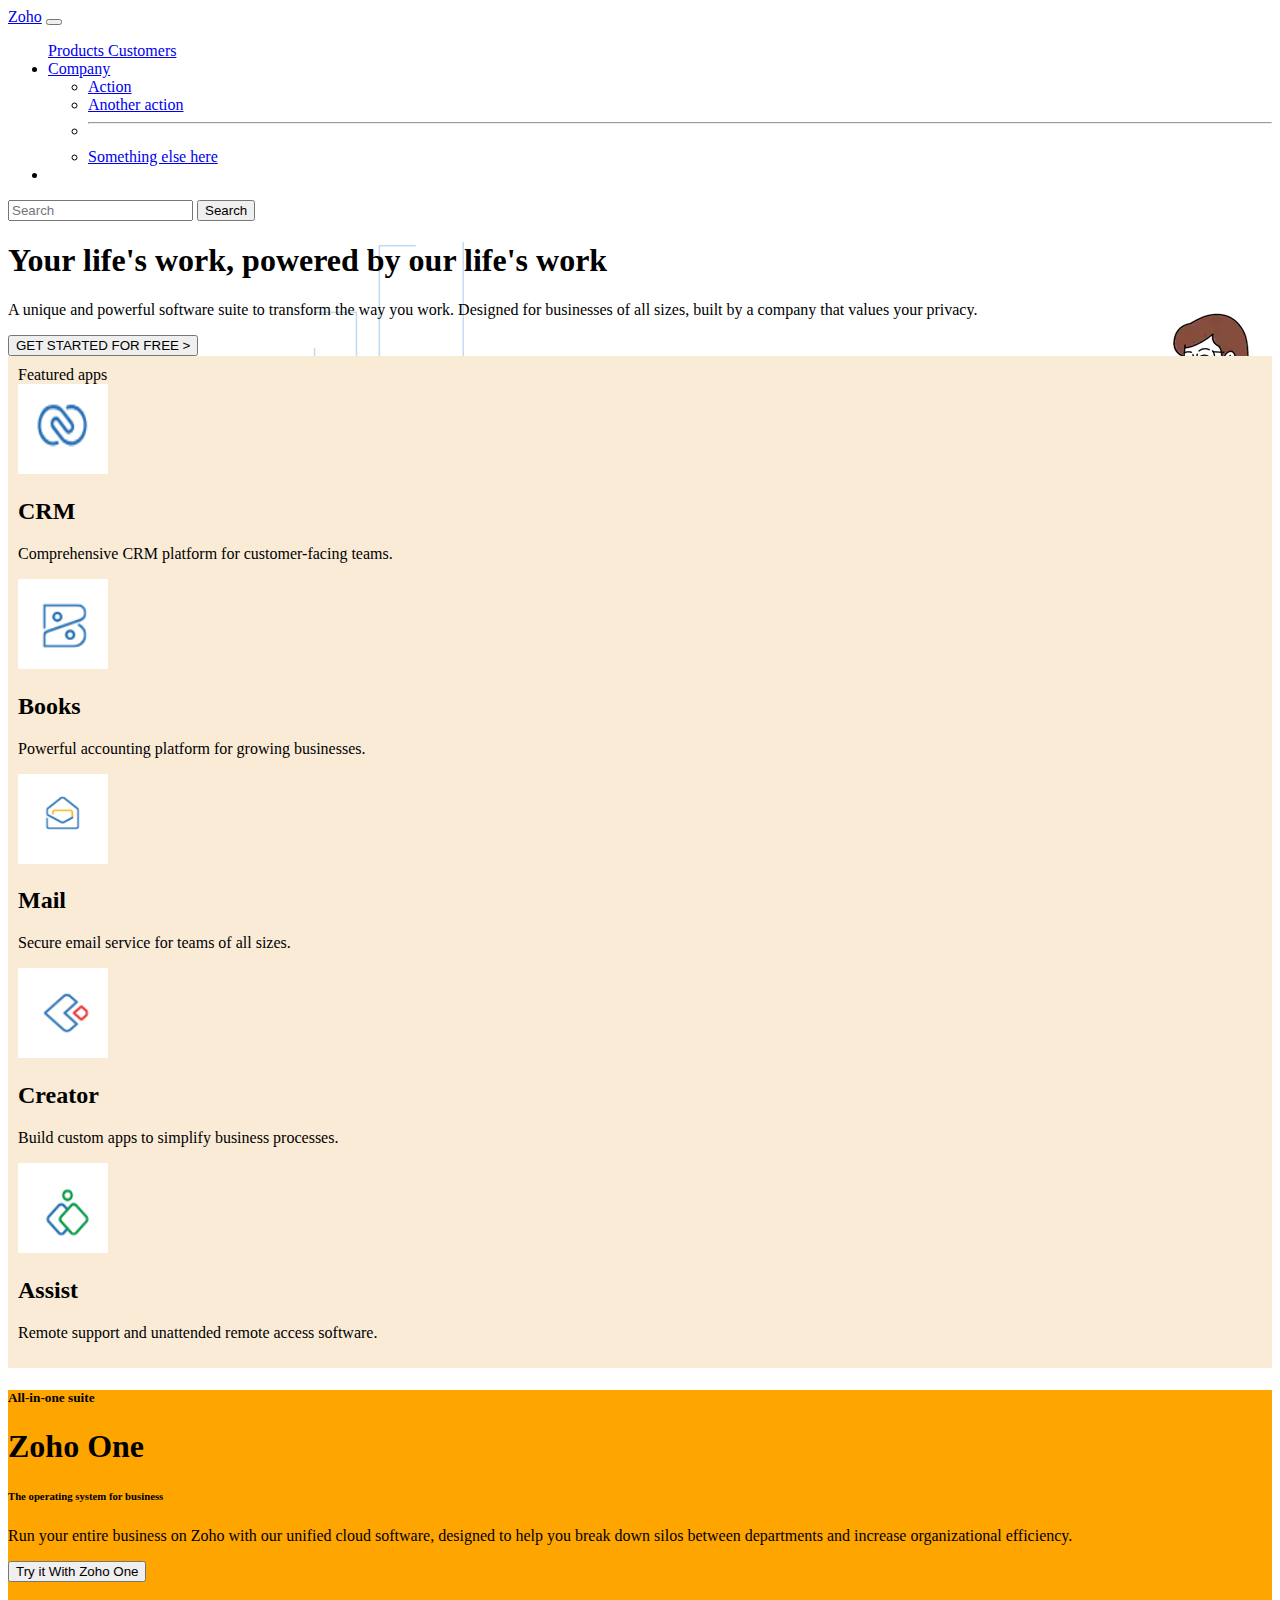
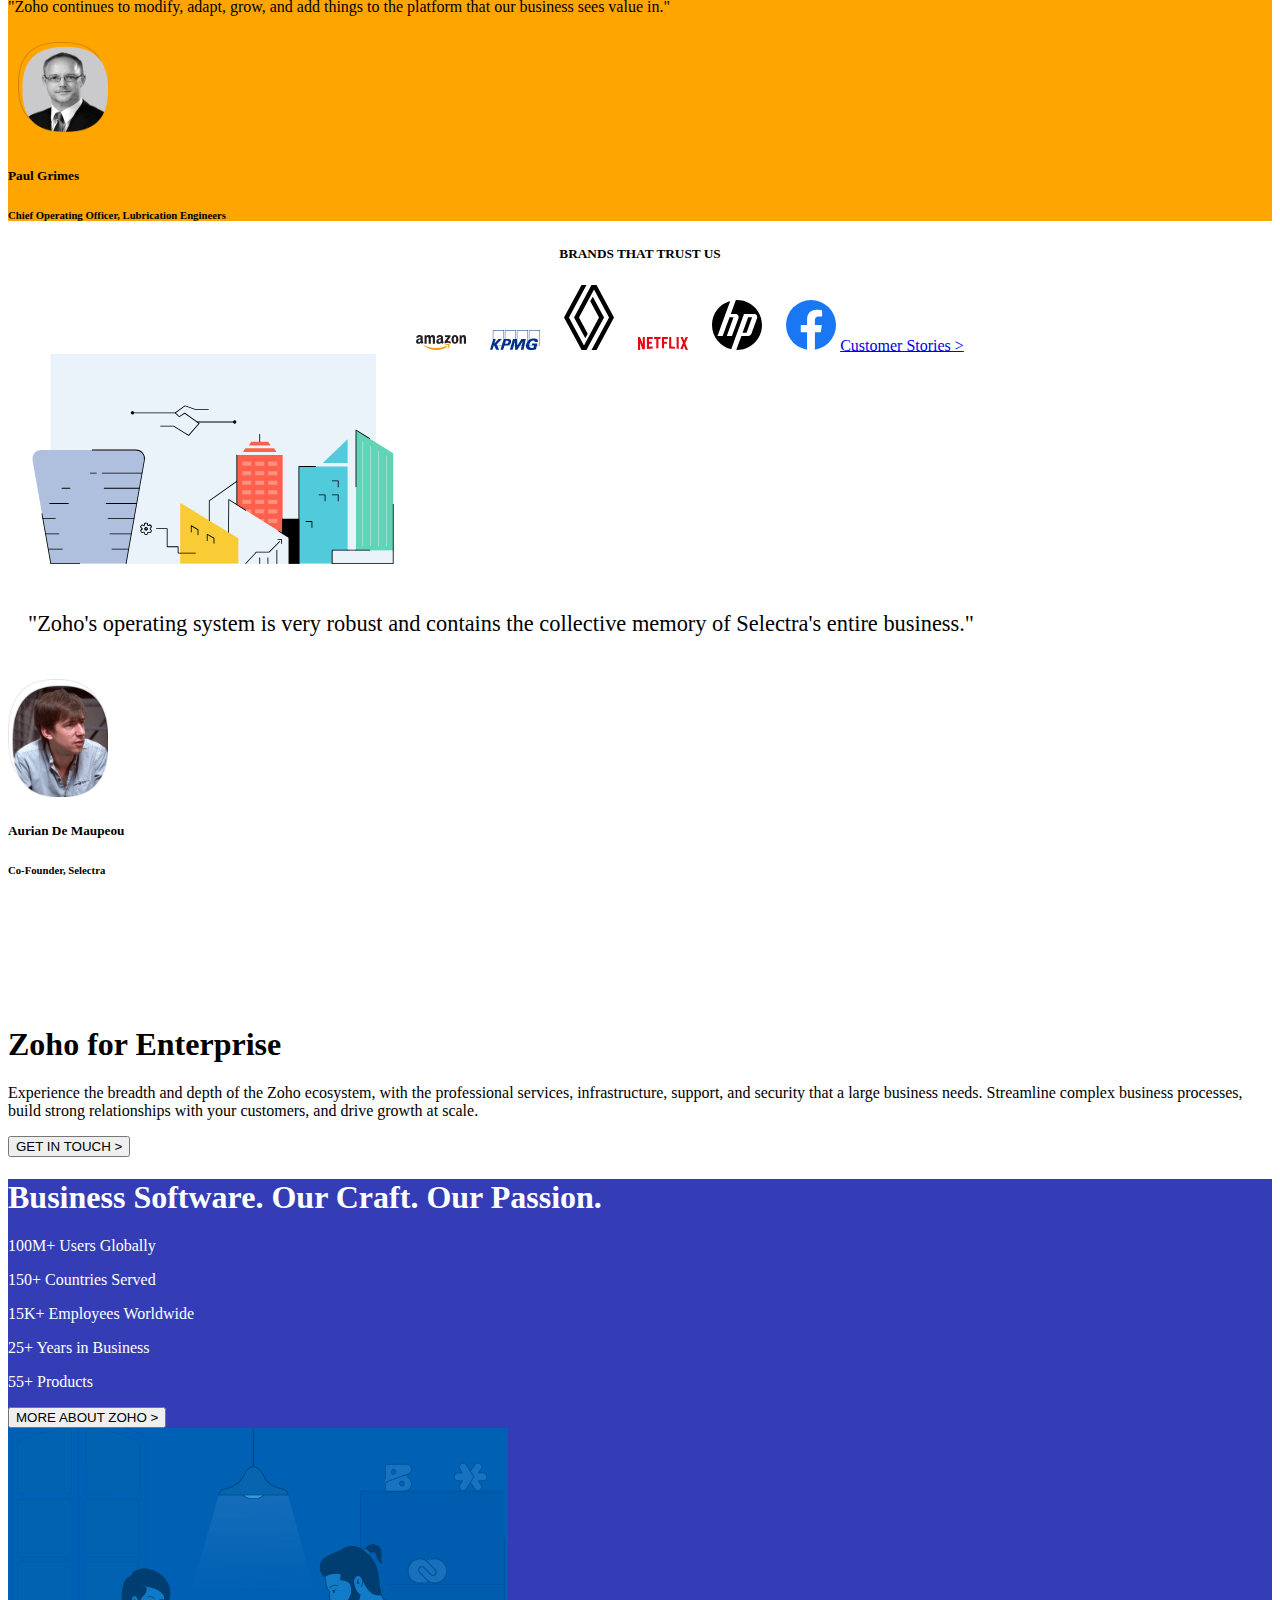
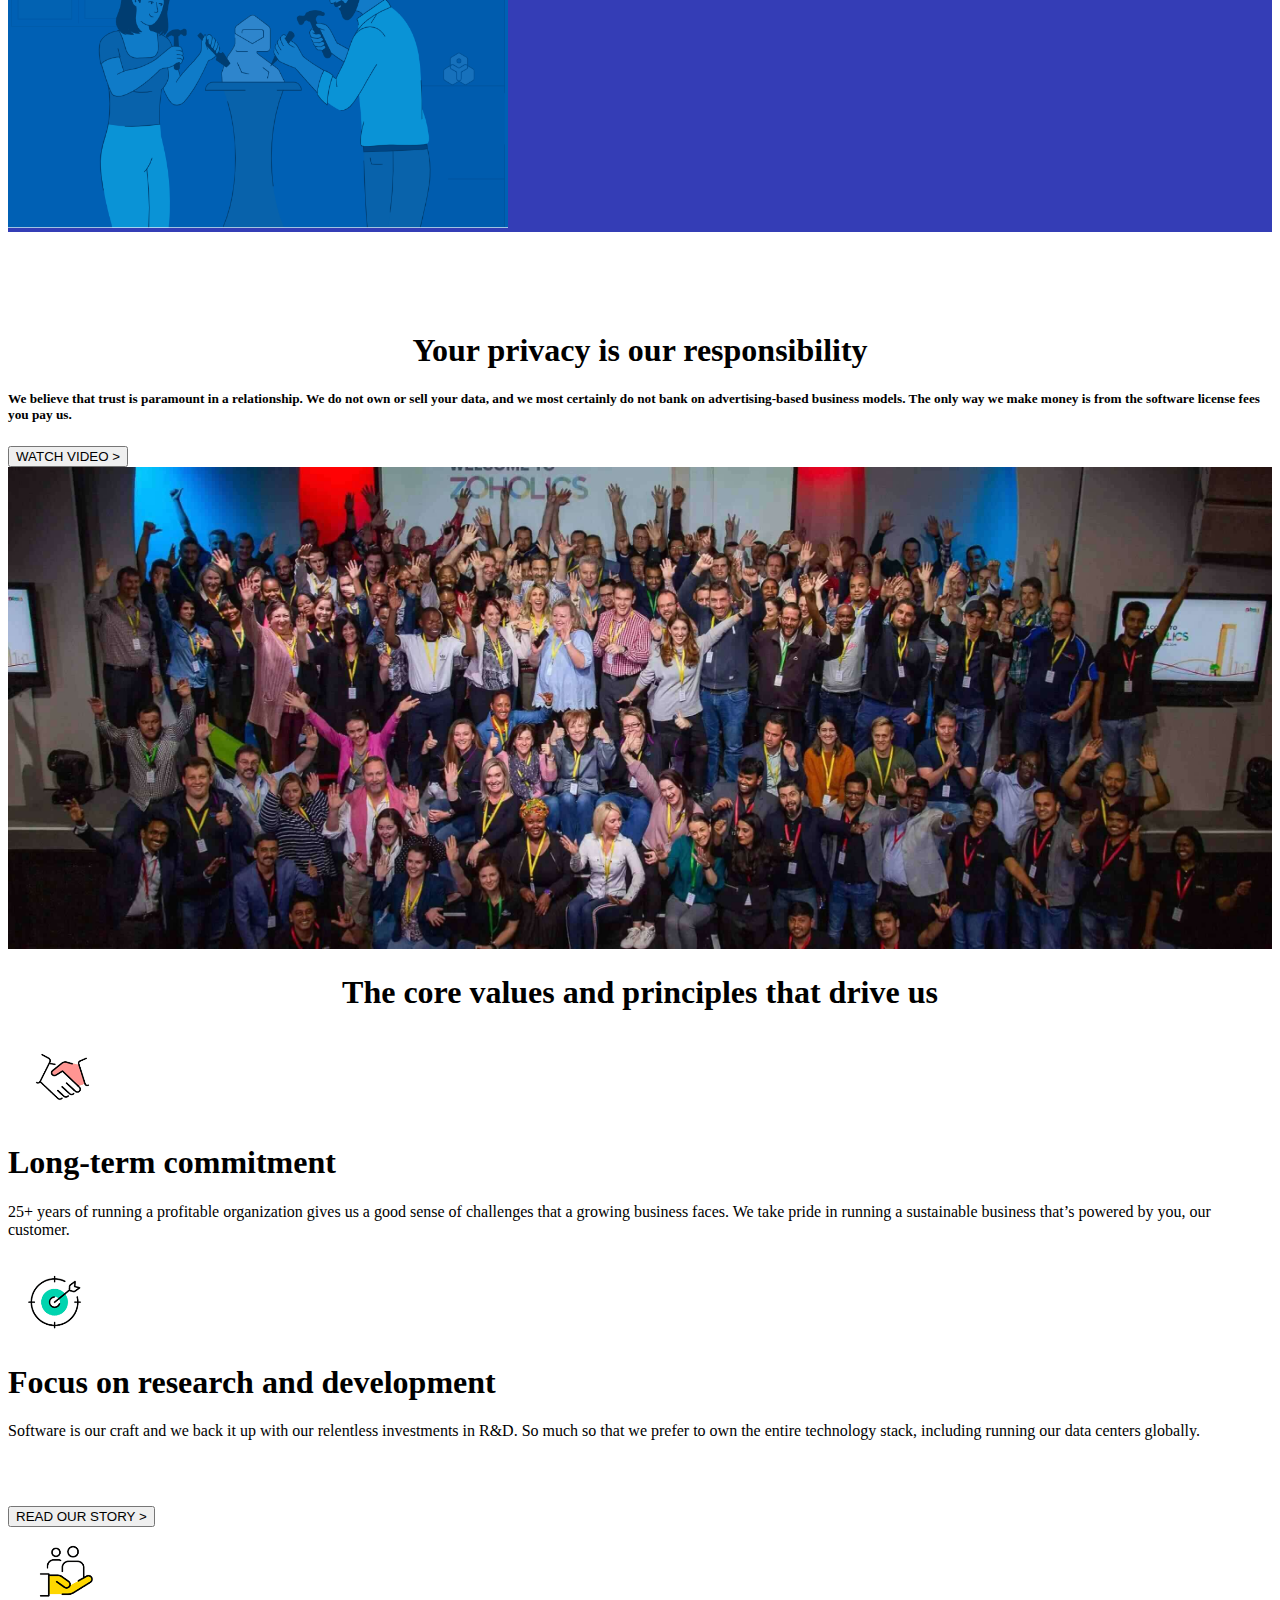
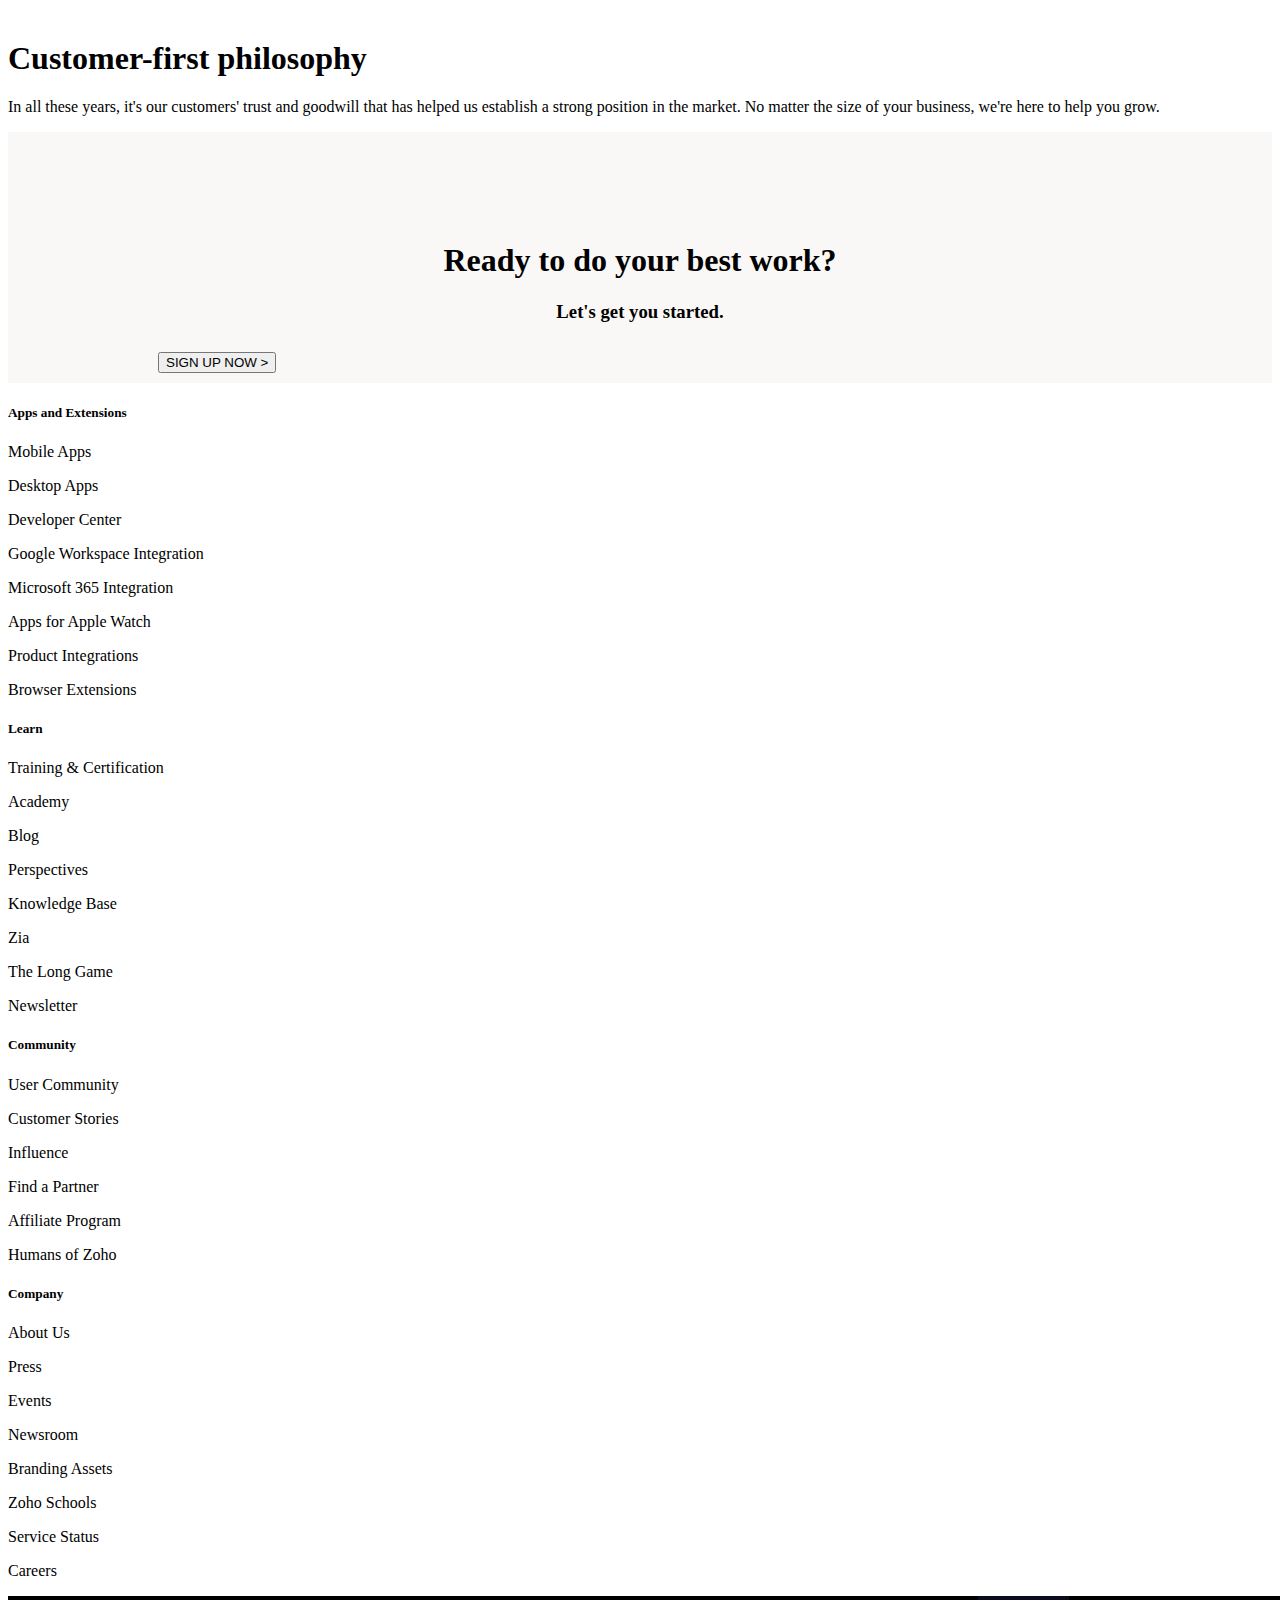
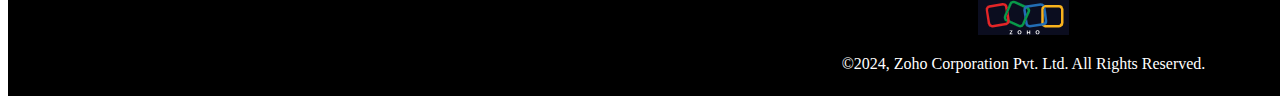
<file: Zoho/index.html>
<!DOCTYPE html>
<html lang="en">
<head>
    <meta charset="UTF-8">
    <meta name="viewport" content="width=device-width, initial-scale=1.0">
    <title>Document</title>
    <link href="https://cdn.jsdelivr.net/npm/bootstrap@5.0.2/dist/css/bootstrap.min.css" rel="stylesheet" integrity="sha384-EVSTQN3/azprG1Anm3QDgpJLIm9Nao0Yz1ztcQTwFspd3yD65VohhpuuCOmLASjC" crossorigin="anonymous">
    <link rel="stylesheet" href="index.css">
</head>
<body>
    <div class="containe">
        <nav class="navbar navbar-expand-lg navbar-light bg-light">
            
            <div class="container-fluid">
              <a class="navbar-brand" href="#">Zoho</a>
              <button class="navbar-toggler" type="button" data-bs-toggle="collapse" data-bs-target="#navbarSupportedContent" aria-controls="navbarSupportedContent" aria-expanded="false" aria-label="Toggle navigation">
                <span class="navbar-toggler-icon"></span>
              </button>
              <div class="collapse navbar-collapse" id="navbarSupportedContent">
                <ul class="navbar-nav me-auto mb-2 mb-lg-0">
                    <a class="nav-link dropdown-toggle" href="#" id="navbarDropdown" role="button" data-bs-toggle="dropdown" aria-expanded="false">
                        Products
                    </a>
                  <a class="nav-link dropdown-toggle" href="#" id="navbarDropdown" role="button" data-bs-toggle="dropdown" aria-expanded="false">
                      Customers
                  </a>
                  <li class="nav-item dropdown">
                    <a class="nav-link dropdown-toggle" href="#" id="navbarDropdown" role="button" data-bs-toggle="dropdown" aria-expanded="false">
                      Company
                    </a>
                    <ul class="dropdown-menu" aria-labelledby="navbarDropdown">
                      <li><a class="dropdown-item" href="#">Action</a></li>
                      <li><a class="dropdown-item" href="#">Another action</a></li>
                      <li><hr class="dropdown-divider"></li>
                      <li><a class="dropdown-item" href="#">Something else here</a></li>
                    </ul>
                  </li>
                  <li class="nav-item">
                    
                  </li>
                </ul>
                <form class="d-flex">
                  <input class="form-control me-2" type="search" placeholder="Search" aria-label="Search">
                  <button class="btn btn-outline-success" type="submit">Search</button>
                </form>
              </div>
            </div>
          </nav>
          <h1 class="mt-5 mb-5 text-center p-3"></h1>
        </div> 
        <div id="hero-section" class="container">
            <div class="row">
                <div class="col-12 col-md-6">
                    <h1>Your life's work,
                        powered by our life's work</h1>
                       <p>A unique and powerful software suite to transform the way you work. Designed for businesses of all sizes, built by a company that values your privacy.</p>
                       <button class="btn btn-danger btn-lg">GET STARTED FOR FREE ></button>
                </div>
                <div class="col-12 col-md-2">

            </div>
                <div class="col-12 col-md-4" style="background-color: antiquewhite;padding: 10px;">
                    Featured apps
 
                <div class="d-flex mt-2"><img style="margin-right: 15px; width: 90px; height: 90px;" src="images/Crm.png" alt=""><div><h2>CRM</h2>
                <p>Comprehensive CRM platform for customer-facing teams.</p></div>
                
 
               </p>
             </div>
             <div class="d-flex mt-2"><img style="margin-right: 15px; width: 90px; height: 90px;" src="images/Books.png" alt=""><div><h2>Books</h2>
                <p>Powerful accounting platform for growing businesses.</p></div>       
                
 
               </p>
             </div>
             <div class="d-flex mt-2"><img style="margin-right: 15px; width: 90px; height: 90px;" src="images/Mail.png" alt=""><div><h2>Mail</h2>
              <p>Secure email service for teams of all sizes.</p></div>       
              

             </p>
           </div>
           <div class="d-flex mt-2"><img style="margin-right: 15px; width: 90px; height: 90px;" src="images/Creator.png" alt=""><div><h2>Creator</h2>
            <p>Build custom apps to simplify business processes.</p></div>       
            

           </p>
         </div>
         <div class="d-flex mt-2"><img style="margin-right: 15px; width: 90px; height: 90px;" src="images/Assist.png" alt=""><div><h2>Assist</h2>
          <p>Remote support and unattended remote access software.</p></div>       
          

         </p>
       </div>
             

             
            
        </div>
     </div>
    </div>
     <div class="containe p-5" style="background-color: orange;">
        <div class="row">
          <div class="col-12 col-md-6">
            <h5>All-in-one suite</h5>
            <h1>Zoho One</h1>
            <h6>The operating system for business</h6>
            <p>Run your entire business on Zoho with our unified cloud software, designed to help you break down silos between departments and increase organizational efficiency.</p>
            <button class="btn btn-danger btn-lg">Try it With Zoho One</button>
          </div>
          <div class="col-12 col-md-4">
            <p>"Zoho continues to modify, adapt, grow, and add things to the platform that our business sees value in."</p>
            <div class="d-flex p-3">
              <img src="images/zh-video-poster-paul.png" style="width: 90px; height: 90px; margin: 10px;">
              
              <div><h5>Paul Grimes</h5>
                <h6>Chief Operating Officer,
                  Lubrication Engineers</h6></div>
            </div>
          </div>
        </div>
      </div>
      <div class="containe p-5" style="background-color: white;">
        <div class="row">
          <div class="col-12 col-md-4">
            
          </div>
          <div class="col-12 col-md-4" style="text-align: center;">
            <h5 style="text-align: center;">BRANDS THAT TRUST US</h5>
            <img src="images/amazon.svg" alt="" style="width: 50px; margin-right: 20px; margin-left: 100px;">
            <img src="images/kpmg.svg" alt="" style="width: 50px; margin-right: 20px;">
            <img src="images/renault.svg" alt="" style="width: 50px; margin-right: 20px;">
            <img src="images/netflix.svg" alt="" style="width: 50px; margin-right: 20px;">
            <img src="images/hp.svg" alt="" style="width: 50px; margin-right: 20px;">
            <img src="images/facebook.svg" alt="" style="width: 50px; ">
            <a href="index.html">Customer Stories > </a>
            
            <div class="d-flex p-3">
              
                <div class="col=12 col-md-3">
                    
                </div>
            </div>
          </div>
        </div>
      </div>
      <div class="container">
        <div class="row">
            <div class="col-12 col-md-1">
                
                  
            </div>
            <div class="col-12 col-md-5">
              <img src="images/building.svg" style="margin-right: 15px; width: 410px; height: 210px;">
              <p style="font-size: 1.4rem; padding: 20px;">"Zoho's operating system is very robust and contains the collective memory of Selectra's entire business."</p>
              <div class="d-flex p-20px">
              
              </div>
              <img src="images/pictureguy.png" style="width: 100px;">
              <h5>Aurian De Maupeou</h5>
              <h6 style="margin-bottom: 150px;">Co-Founder, Selectra</h6>
            </div>
            <div class="col-12 col-md-5">
              <h1>Zoho for Enterprise<h1>
                    </h1>
                   <p>Experience the breadth and depth of the Zoho ecosystem, with the professional services, infrastructure, support, and security that a large business needs. Streamline complex business processes, build strong relationships with your customers, and drive growth at scale.</p>
                   <button class="btn btn-primary btn-lg">GET IN TOUCH ></button>
              </div>
              <div class="col-12 col-md-1">
                
                  
              </div>
              <div class="containe p-5" style="background-color: rgb(52, 61, 182)">
                <div class="row">
                    <div class="col-12 col-md-2">

                    </div>
                    <div class="col-12 col-md-4">
                      <h1 style="color: white;">Business Software.
                        Our Craft. Our Passion.</h1>
                        <p style="color: white;">100M+
                          Users Globally</p>
                          
                          <p style="color: white;">150+
                          Countries Served</p>
                          
                        <p style="color: white;">15K+
                          Employees Worldwide</p>
                          
                        <p style="color: white;">25+
                          Years in Business</p>
                          
                        <p style="color: white;">55+
                          Products</p>
                          <button class="btn btn-outline-primary btn-lg">MORE ABOUT ZOHO ></button>

                    </div>
                    <div class="col-12 col-md-6">
                      <img src="images/Working.png" style="width: 500px; height: 400px;" alt="">
                    </div>
                  </div>
                </div>
              </div>
            

                    
                    <div class="containe p-5">
                    </div>
                      <div class="row">
                        <div class="col-12 col-md-3">

                        </div>
                        
                        <div class="col-12 col-md-6">
                          <h1 style="text-align: center; margin-top: 100px;">Your privacy is our responsibility</h1>
                          <h5>We believe that trust is paramount in a relationship. We do not own or sell your data, and we most certainly do not bank on advertising-based business models. The only way we make money is from the software license fees you pay us.</h5>
                          <button class="btn btn-outline-primary btn-lg">WATCH VIDEO ></button>
                        </div>
                        <div class="col-12 col-md-3">

                        </div>
                        </div>
                        
                        <div class="containe p-5">
                          <div class="row">
                            <div class="col-12 col-md-12">
                              <img style="max-width: 100%; height: auto;" src="images/bigpicture.jpg" alt="">

                            </div>
                          </div>
                        </div>
                            <h1 style="text-align: center;">The core values and principles that drive us</h1>
                            <div class="containe p-5">
                            </div>
                              <div class="row">
                                <div class="col-12 col-md-4">
                                  <img src="images/handshake.png" alt="">
                                  <h1>Long-term commitment</h1>
                                  <p>25+ years of running a profitable organization gives us a good sense of challenges that a growing business faces. We take pride in running a sustainable business that’s powered by you, our customer.</p>
                                 </div>
                                 <div class="col-12 col-md-4">
                                  <img src="images/arrow.png" alt="">
                                  <h1>Focus on research and development</h1>
                                  <p>Software is our craft and we back it up with our relentless investments in R&D. So much so that we prefer to own the entire technology stack, including running our data centers globally.</p>
                                  <button class="btn btn-primary" style="margin-top: 50px;">READ OUR STORY ></button>
                                 </div>
                                 <div class="col-12 col-md-4">
                                  <img src="images/holding.png" alt="">
                                  <h1>Customer-first philosophy</h1>
                                  <p>In all these years, it's our customers' trust and goodwill that has helped us establish a strong position in the market. No matter the size of your business, we're here to help you grow.</p>
                                 </div>
                                 <div class="containe p-5" style="background-color: rgba(236, 232, 226, 0.308);padding: 10px;">
                                  <div class="row">
                                    <div class="col-12 col-md-3">
            
                                    </div>
                                    <div class="col-12 col-md-6">
                                      <h1 style="text-align: center; margin-top: 100px;">Ready to do your best work?</h1>
                                      <h3 style="text-align: center;">Let's get you started.</h3>
                                      <button class="btn btn-danger btn-lg" style="margin-left: 140px; margin-top: 10px;">SIGN UP NOW ></button>
                                    </div>
                                    <div class="col-12 col-md-3">
                                    
                                    </div>
                                  </div>
                                </div>
                              </div>
                            </div>
                                    <footer class="bg-light text-dark pt-5 pb-4">
                                      <div class="text-center text-md-left">
                                        <div class="row text-center text-md-left">
                                          <div class="col-md-3 col-lg-3 col-xl-3 mx-auto mt-3">
                                            <h5 class="text-uppercase mb-4 font-weight-bold">Apps and Extensions</h5>
                                            <p>Mobile Apps</p> <p>Desktop Apps</p> <p>Developer Center</p> <p>Google Workspace Integration</p> <p>Microsoft 365 Integration</p> <p>Apps for Apple Watch</p> <p>Product Integrations</p> <p>Browser Extensions</p>

                                          </div>

                                          <div class="col-md-2 col-lg-2 col-xl-2 mx-auto mt-3">
                                            <h5 class="text-uppercase mb-4 font-weight-bold">Learn</h5>
                                            <p>Training & Certification</p> <p>Academy</p> <p>Blog</p> <p>Perspectives</p> <p>Knowledge Base</p> <p>Zia</p> <p>The Long Game</p> <p>Newsletter</p>

                                          </div>
                                          <div class="col-md-2 col-lg-2 col-xl-2 mx-auto mt-3">
                                            <h5 class="text-uppercase mb-4 font-weight-bold">Community</h5>
                                            <p>User Community</p> <p>Customer Stories</p> <p>Influence</p> <p>Find a Partner</p> <p>Affiliate Program</p> <p>Humans of Zoho</p>

                                        </div>
                                        <div class="col-md-2 col-lg-2 col-xl-2 mx-auto mt-3">
                                          <h5 class="text-uppercase mb-4 font-weight-bold">Company</h5>
                                          <p>About Us</p> <p>Press</p> <p>Events</p> <p>Newsroom</p> <p>Branding Assets</p> <p>Zoho Schools</p> <p>Service Status</p> <p>Careers</p>
                                      </div>

                                    </footer>
                                    
                                  <div class="footerBottom" style="background-color: black; color: white; width: 2031px; height: 100px; text-align: center;">
                                    <img src="images/zohologo.png" alt="">
                                      <p>&copy;2024, Zoho Corporation Pvt. Ltd. All Rights Reserved.</p>
                                  </div>
                              </footer>
                                    


              














  
    






   
    








<script src="https://cdn.jsdelivr.net/npm/bootstrap@5.0.2/dist/js/bootstrap.bundle.min.js" integrity="sha384-MrcW6ZMFYlzcLA8Nl+NtUVF0sA7MsXsP1UyJoMp4YLEuNSfAP+JcXn/tWtIaxVXM" crossorigin="anonymous"></script>
</body>
</html>
</file>
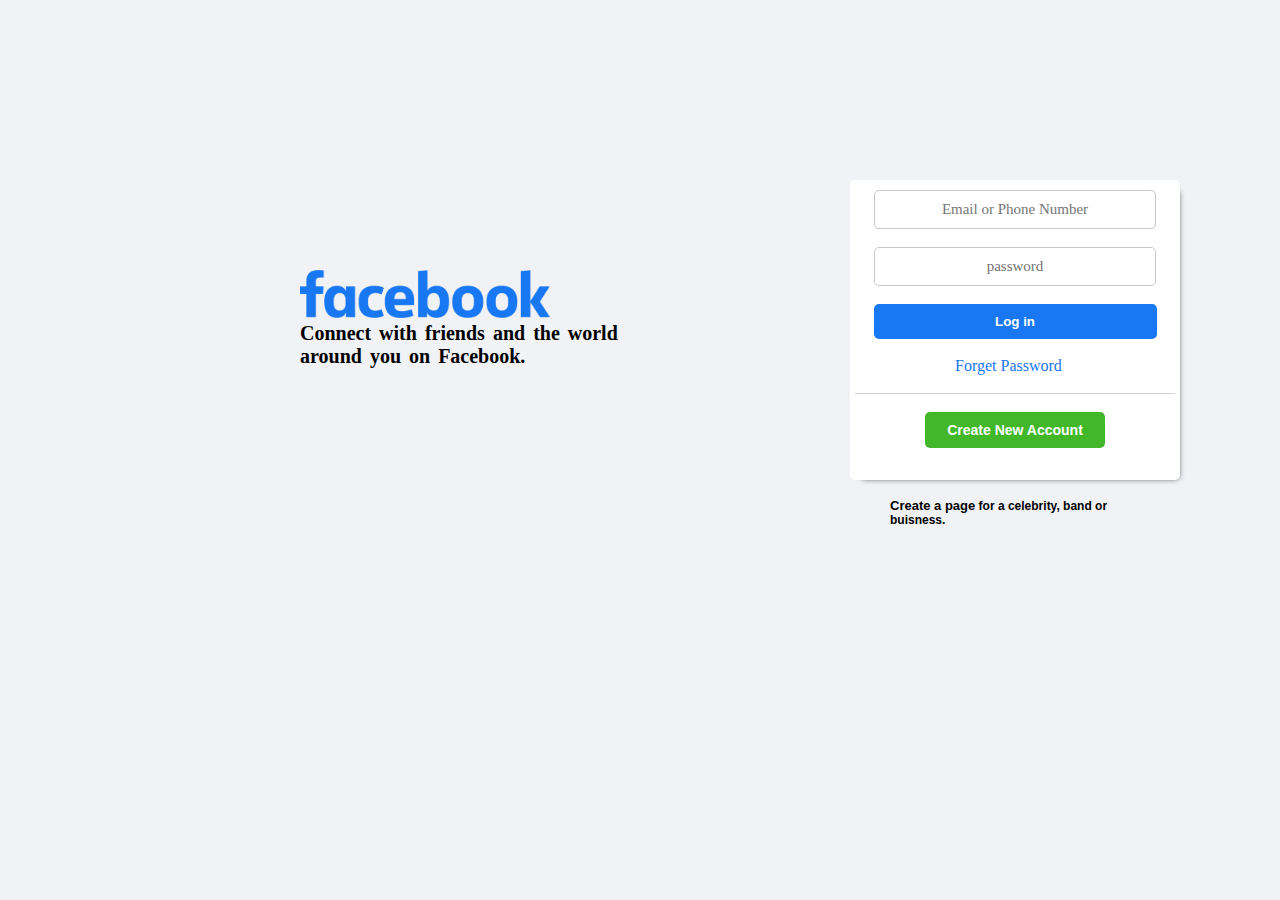
<file: Facebook/facebook.html>
<!DOCTYPE html>
<html lang="en">
<head>
    <meta charset="UTF-8">
    <meta name="viewport" content="width=device-width, initial-scale=1.0">
    <link rel="stylesheet" href="facebook.css">
    <title>Document</title>
</head>
<body>
    <form action="">
        <input type="text" placeholder="Email or Phone Number" />
        <br>
        <input type="password" placeholder="password"> 
        <br>
        <button type="submit">Log in</button>
        <br>
        <a href="" class="f-pws">Forget Password</a>
        <br>
        <div class="line"></div>
        <br>
        <button class="bnt2">Create New Account</button>
    
    </form>

    <div class="f-container">
    <img src="./Images/Facebook_2019.webp" width="400" alt="facebook">
    <p>Connect with friends and the world
        <br> around you on Facebook.</p>
    </div>

    <div class="sub-link">
        
    <h3><a href="">Create a page</a> for a celebrity, band or buisness. </h3>
    </div>

</body>
</html>
</file>
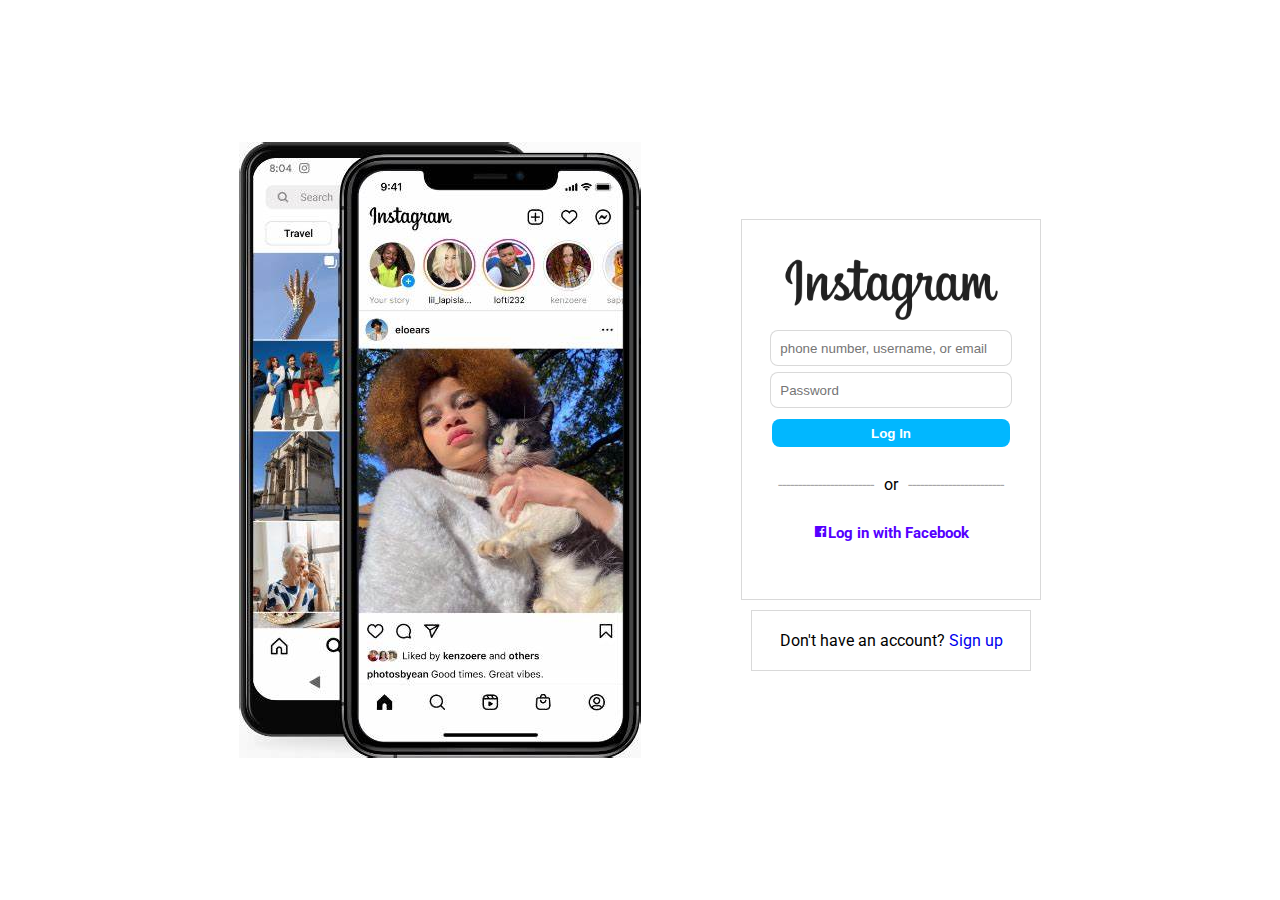
<file: Instagram/instagram.html>
<!DOCTYPE html>
<html lang="en">

<head>
    <meta charset="UTF-8">
    <meta name="viewport" content="width=device-width, initial-scale=1.0">
    <link rel="stylesheet" href="instagram.css">
    <link href='https://unpkg.com/boxicons@2.1.4/css/boxicons.min.css' rel='stylesheet'>
    <title>Instagram Login - CodeWithJatin</title>
</head>

<body>
    <main>
        <img src="Images/IG.jpeg" alt="" class="phoneImg">
        <div class="form-div">
            <form action="">
                <img src="./Images/instaLogo.png" width="225" src="instaLogo.png" alt="logo">
                <input type="text" class="input" placeholder="phone number, username, or email" required>
                <input type="password" class="input" required placeholder="Password">
                <button class="login-btn">Log In</button>
                <p id="or">or</p>
                <a href="#" class="fb-login"><i class='bx bxl-facebook-square'></i>Log in with Facebook</a>
            </form>
            <div class="sign-up">
                <p>Don't have an account? <a href="#" class="sign-link">Sign up</a></p>
            </div>

                </div>
            </div>
        </div>
    </main>
</body>

</html>
</file>
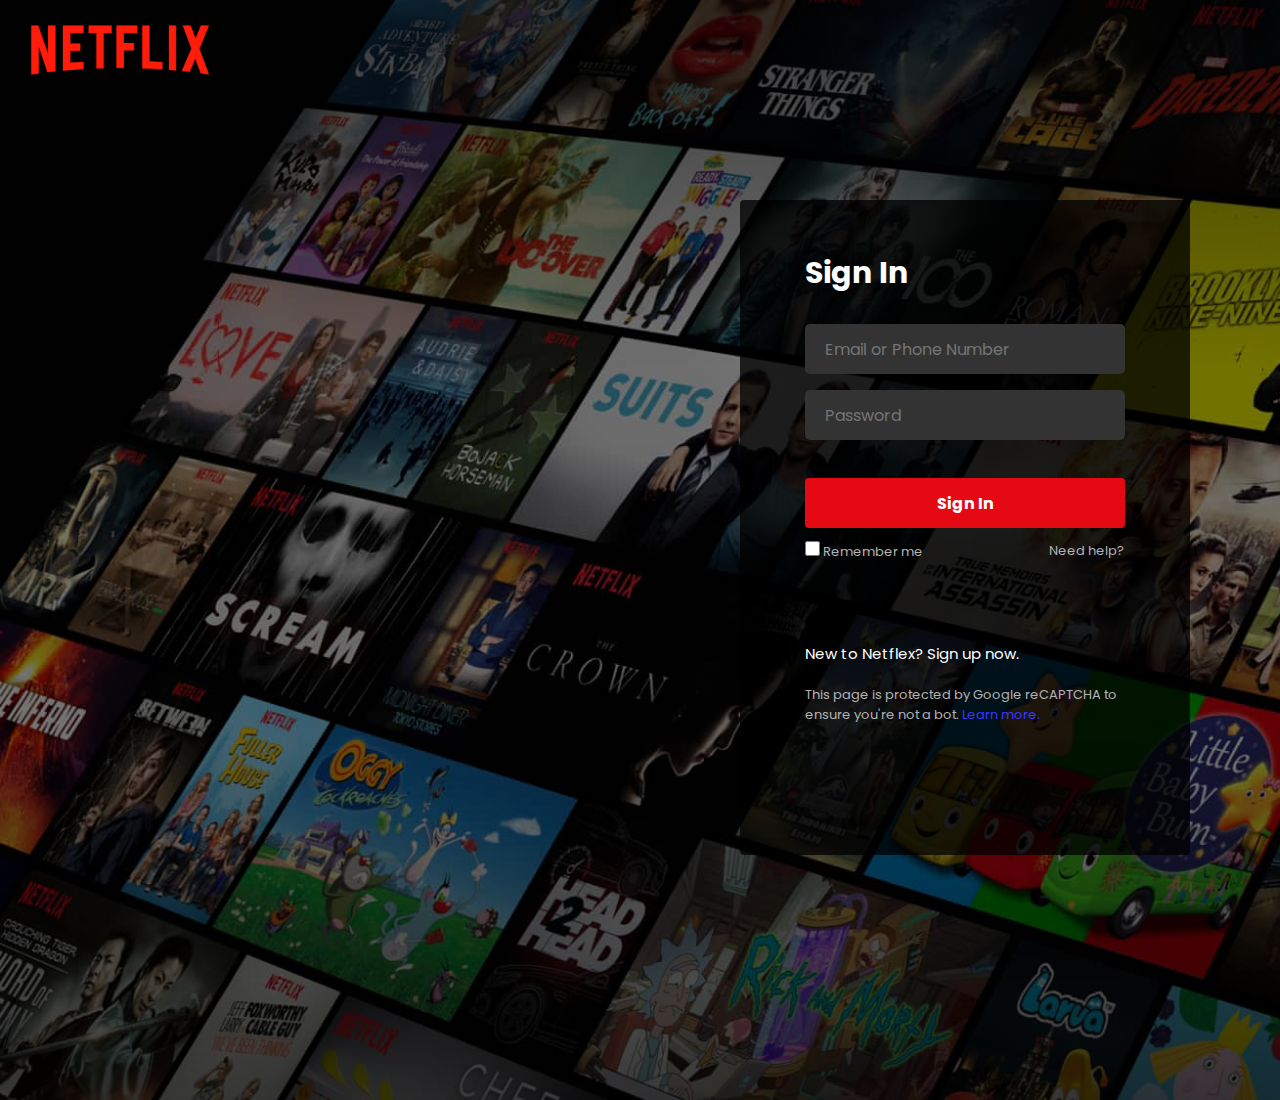
<file: Netflix/Images/netflix.html>
<!DOCTYPE html>
<html lang="en">
<head>
    <meta charset="UTF-8">
    <meta name="viewport" content="width=device-width, initial-scale=1.0">
    <title>Netflix</title>
    <link rel="stylesheet" href="netflix.css"
</head>
<body>
    <div class="container">
        <nav class="nav">
            <img src="netflix_PNG25.png" alt=""
            class="logo">
        </nav>
    <div class="main">
        <div class="main-content">
       <h3 class="sign">Sign In</h3>
       <input type="text"
       placeholder="Email or Phone Number" class="inp">
       <input type="password"
       placeholder="Password"
       class="inp">
       <input type="submit" value="Sign In" class="btn">
       <div class="text">
        <div class="check">
            <input type="checkbox"
            class="check-in">
            <span>Remember me</
            span>
    </div>
    <p class="help">Need help?
    </p>
    </div>
    <div class="bottom-text">
        <p class="now">New to Netflex? <span class="now">Sign up now</span>.</p>
    </div>
    <p class="bt-text">This page is protected by Google reCAPTCHA to ensure you're not a bot. <span class="more">Learn more.</span></p>
</div>
    </div>
    </div>
</body>
</html>
</file>
<file: Zoho/index.css>
#hero-section{
    background-image:  url(images/office.webp);
}
</file>
<file: Facebook/facebook.css>
*{
    margin: 0;
    padding: 0;
    text-decoration: none;
    outline: none;
}
body{
    width: 100%;
    background-color: #f0f2f5;
}
form{
    background-color: #fff;
    position: absolute;
    width: 320px;
    height: 270px;
    padding: 10px 5px 20px 5px;
    margin: -10vh 850px;
    border-radius: 5px;
    box-shadow: 5px 5px 6px -7px;
}
input[type='text'], input[type='password']{
    display: block;
    background-color: #fff;
    margin: auto;
    border: 1.5px solid rgb(200, 200, 200);
    width: 200px;
    padding: 10px 40px;
    border-radius: 5px;
    text-align: center;
    color: black;
    font-family: 'Segoe UI';
    font-size: 15px;
}

button{
    border: none;
    background-color: #1877f2;
    color: white;
    margin: auto;
    width: 283px;
    display: block;
    border-radius: 5px;
    padding: 10px 0;
    font-weight: bold;
    cursor: pointer;
}

.f-pws{
    display: block;
    width: 200px;
    margin: auto;
    color: #1877f2;
    padding-left: 80px;
    font-family: "Segoe UI";
    font-weight: 400;
}

.line{
    border-top: 1px solid #222;
    opacity: 0.2;
}

.bnt2{
    width: 180px;
    font-size: 14px;
    background-color: #42b72a;
    text-align: center;

}

.sub-link h3{
    width: 270px;
    position: relative;
    color: black;
    font-family: "Segoe UI", Arial;
    padding: 130px 890px;
    font-size: 12px;
    font-weight: 600;
}

.sub-link h3 a{
    color: black;
    font-weight: bold;
    font-size: 13px;
}

.f-container{
    width: 350px;
    margin-left: 300px;
    margin-top: 30vh;
    font-family: "Segoe UI", Roboto, "San Francisco";
}

.f-container img{
    width: 250px;
}

p{
    font-size: 20px;
    font-weight: 600;
    word-spacing: 3px;
}
</file>
<file: Instagram/instagram.css>
@import url('https://fonts.googleapis.com/css2?family=Roboto:wght@100;300;400;500;700&family=Ubuntu:wght@300;400;500&display=swap');
* {
    padding: 0;
    margin: 0;
    outline: 0;
    text-decoration: none;
}

body {
    background-color: #fff;
    font-family: 'Roboto', sans-serif;
}

main {
    display: flex;
    align-items: center;
    justify-content: center;
    gap: 100px;
    min-height: 100vh;
    margin: auto;
}

.form-div {
    display: flex;
    flex-direction: column;
}

.form-div form {
    display: flex;
    flex-direction: column;
    text-align: center;
    align-items: center;
    justify-content: center;
    padding: 3vh 2vw;
    border: 1px solid rgba(128, 128, 128, 0.3);
}

.form-div form .instaLogo {
    width: 200px;
    margin: 20px 0;
}

.form-div form .input {
    width: 90%;
    padding: .6rem;
    border-radius: 8px;
    border: 1px solid rgba(128, 128, 128, 0.3);
    margin: 3px;
}

.login-btn {
    width: 97%;
    padding: .4rem;
    font-weight: 700;
    background-color: rgb(1, 183, 255);
    border: none;
    border-radius: 8px;
    margin: 8px 0px;
    color: white;
}

#or {
    margin: 20px 0;
}

#or:before,
#or:after {
    content: '------------------------';
    color: rgba(128, 128, 128, 0.7);
    margin: 0 10px;
}

.fb-login {
    font-weight: 700;
    font-size: 95%;
    color: rgb(85, 0, 255);
    margin-bottom: 30px;
    margin-top: 10px;
}

.sign-up {
    text-align: center;
    border: 1px solid rgba(128, 128, 128, 0.3);
    padding: 20px;
    margin: 10px;
}

.get-app {
    display: flex;
    flex-direction: column;
    text-align: center;
}

.store {
    display: flex;
    align-items: center;
}

#play {
    width: 190px;
}

#microsoft {
    width: 135px;
    border-radius: 8px;
}
</file>
<file: Netflix/Images/netflix.css>
@import url('https://fonts.googleapis.com/css2?family=Poppins:wght@400;500;600%display=swap');
*{
    margin: 0;
    padding: 0;
    box-sizing: border-box;
    font-family: 'Poppins', sans-serif;
}

.container{
    background: linear-gradient(
        rgba(0,0,0,0.7),
        rgba(0,0,0,0.4),
        rgba(0,0,0,0.4),
        rgba(0,0,0,0.7)), url(Netflix-background_860c8ece6b34fb4f43af02255ca8f225.jpg);
        background-position: left;
        background-size: cover;
        height: 1100px;
        width: 100%;
}
.nav{
    height: 100px;
    display: flex;
    align-items: center;
    padding: 0 30px;
}
.logo{
    width: 180px;
}
.main{
    display: flex;
    justify-items: center;
}
.main-content{
    background-color: rgba(0,0,0,0.75);
    width: 450px;
    color: #b3b3b3;
    display: flex;
    flex-direction: column;
    justify-content: center;
    padding: 30px 65px;
    border-radius: 4px;
    margin-top: 100px;
    margin-left: 740px;
}
.sign{
    color: #fff;
    font-size: 30px;
    padding: 20px 0;
}
.inp{
    height: 50px;
    background-color: #333;
    outline: none;
    border: none;
    padding: 4px 20px;
    margin: 8px 0;
    border-radius: 5px;
    color: #b3b3b3;
    font-size: 16px;
}
.btn{
    background-color: #e50914;
    border: none;
    border-radius: 4px;
    height: 50px;
    color: #fff;
    font-size: 16px;
    font-weight: 700;
    margin: 30px 0 13px 0;
    cursor: pointer;
}
.check-in{
    height: 15px;
    width: 15px;
}
.text{
    display: flex;
    justify-content: space-between;
    font-size: 13px;
}
.help{
    cursor: pointer;
}
.help:hover{
    text-decoration: underline;
}
.bottom-text{
    margin-top: 80px;
    font-size: 15px;
}
.now{
    color: #fff;
    cursor: pointer;
}
.now:hover{
    text-decoration: underline;

}
.bt-text{
    margin: 20px 0 100px 0;
    font-size: 13px;
}
.more{
    color: rgb(56, 56, 255);
    cursor: pointer;
}
.more:hover{
    text-decoration: underline;
}
</file>
